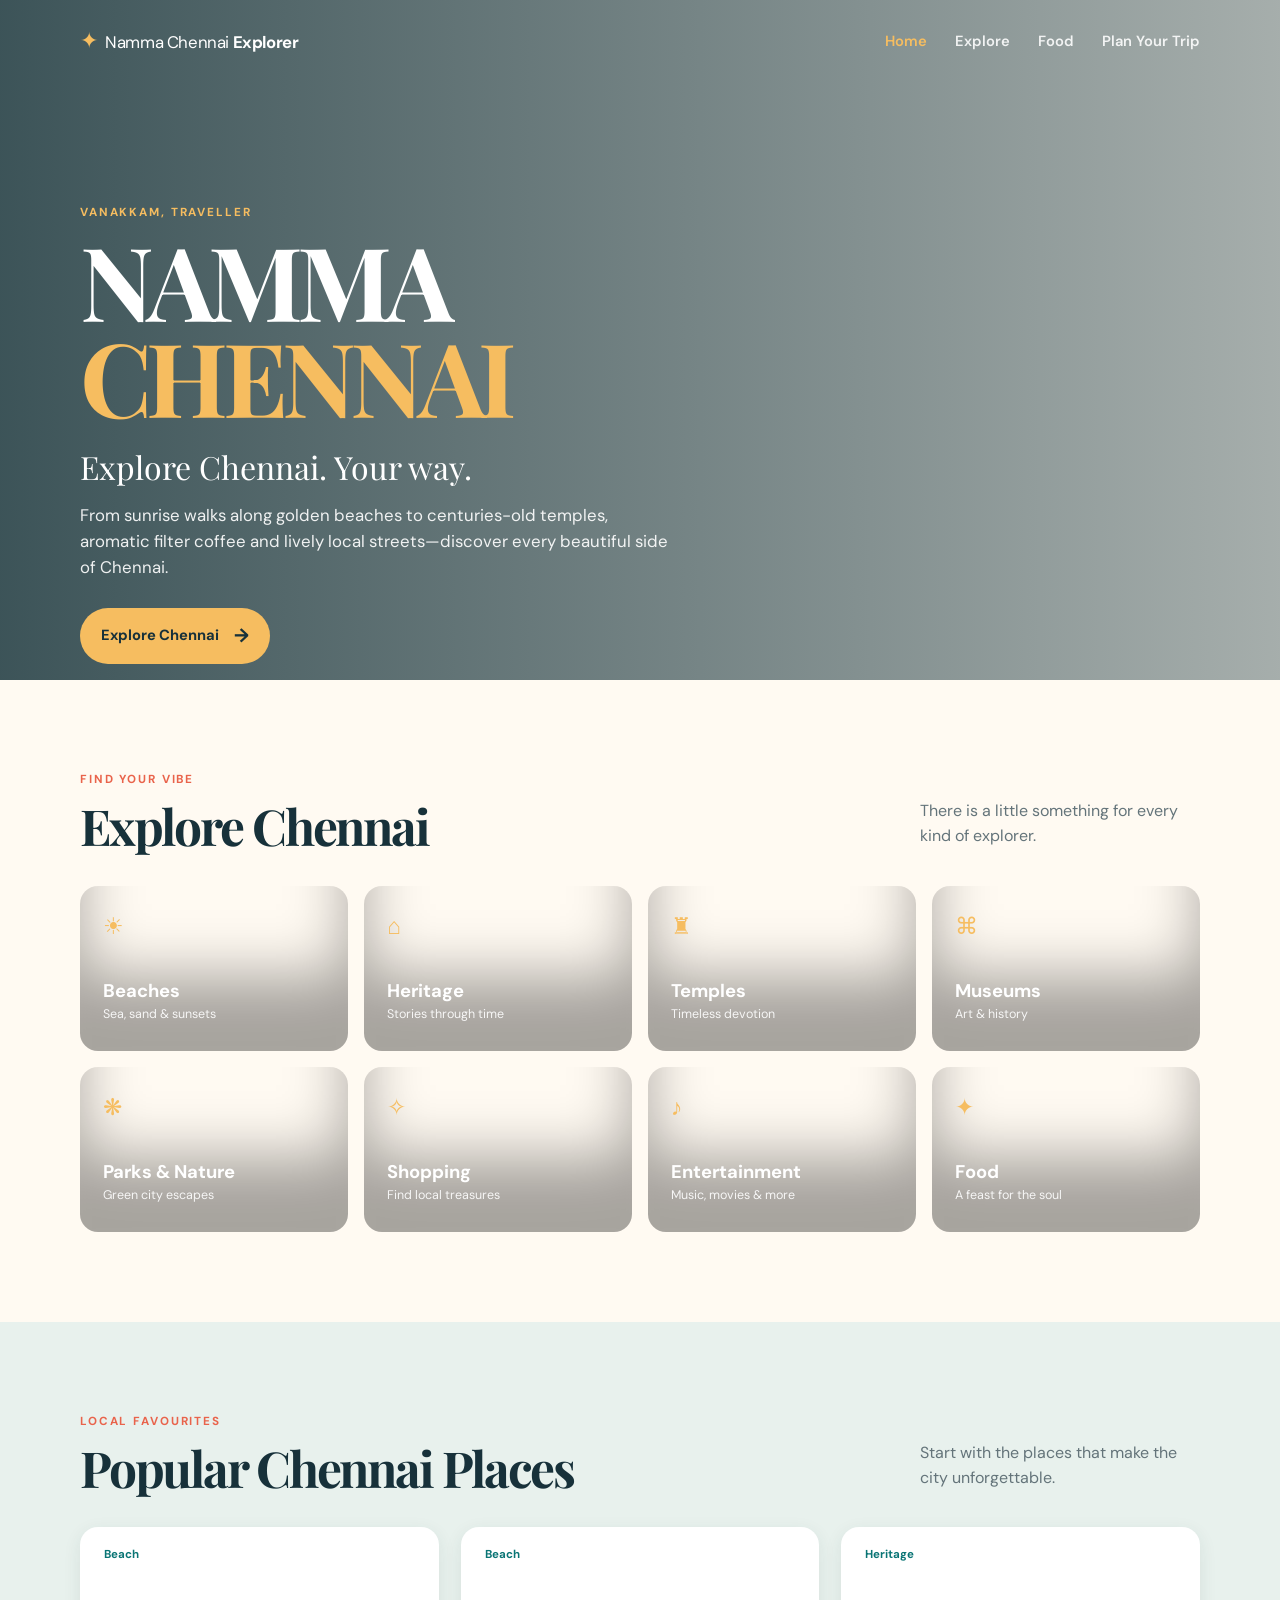
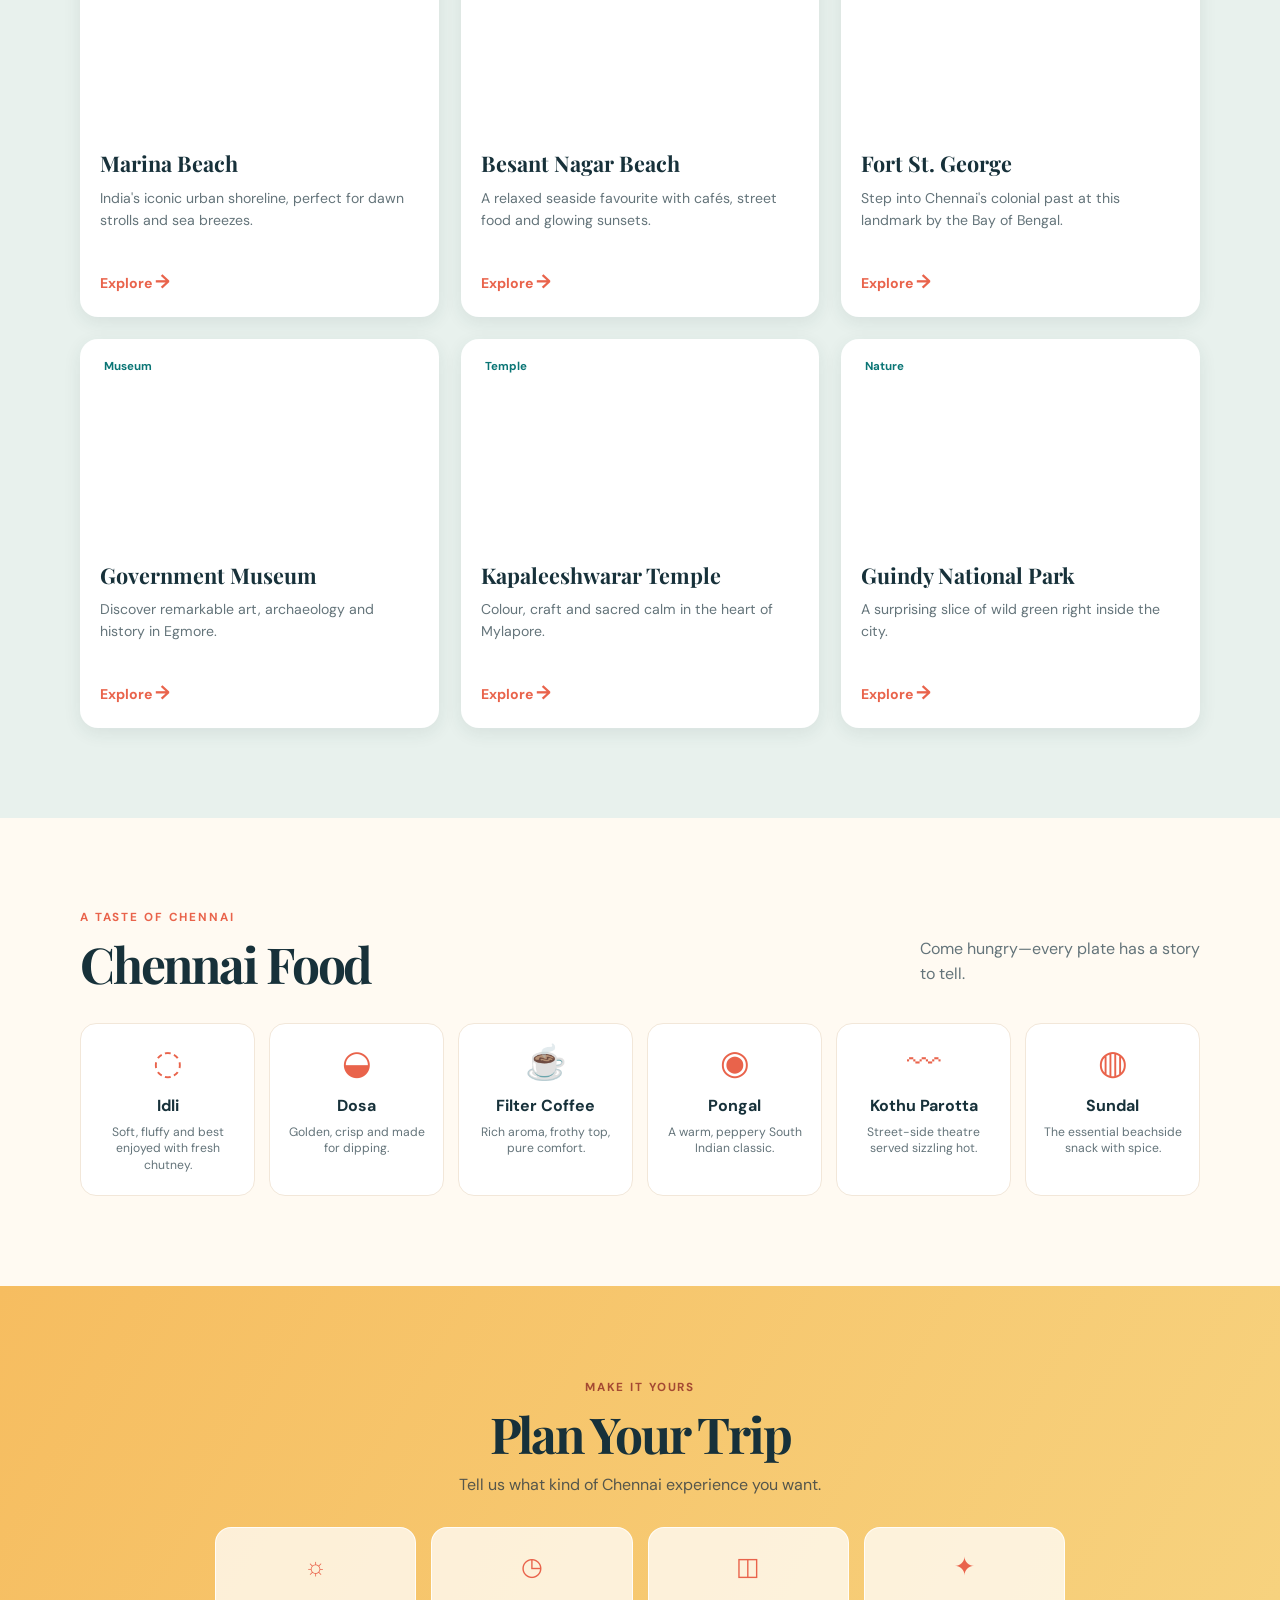
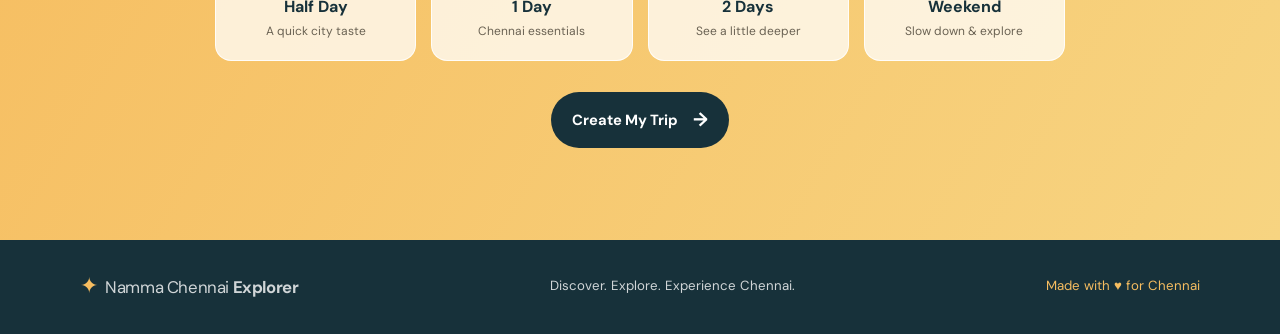
<file: index.html>
<!DOCTYPE html>
<html lang="en">
<head>
  <meta charset="UTF-8">
  <meta name="viewport" content="width=device-width, initial-scale=1.0">
  <meta name="description" content="Namma Chennai Explorer - discover the beaches, heritage, food and culture of Chennai.">
  <title>Namma Chennai Explorer</title>
  <link rel="preconnect" href="https://fonts.googleapis.com">
  <link rel="preconnect" href="https://fonts.gstatic.com" crossorigin>
  <link href="https://fonts.googleapis.com/css2?family=DM+Sans:wght@400;500;600;700&family=Playfair+Display:wght@600;700&display=swap" rel="stylesheet">
  <link rel="stylesheet" href="style.css">
</head>
<body>
  <header class="hero" id="home">
    <nav class="navbar container" aria-label="Main navigation">
      <a class="brand" href="#home"><span class="brand-mark">✦</span> Namma Chennai <strong>Explorer</strong></a>
      <div class="nav-links">
        <a class="active" href="#home">Home</a>
        <a href="#explore">Explore</a>
        <a href="#food">Food</a>
        <a href="#plan-trip">Plan Your Trip</a>
      </div>
    </nav>

    <div class="hero-content container">
      <p class="eyebrow">VANAKKAM, TRAVELLER</p>
      <h1>NAMMA <span>CHENNAI</span></h1>
      <p class="hero-tagline">Explore Chennai. Your way.</p>
      <p class="hero-copy">From sunrise walks along golden beaches to centuries-old temples, aromatic filter coffee and lively local streets—discover every beautiful side of Chennai.</p>
      <a class="button button-light" href="#explore">Explore Chennai <span>→</span></a>
    </div>
  </header>

  <main>
    <section class="section container" id="explore">
      <div class="section-heading">
        <div>
          <p class="eyebrow">FIND YOUR VIBE</p>
          <h2>Explore Chennai</h2>
        </div>
        <p>There is a little something for every kind of explorer.</p>
      </div>
      <div class="category-grid">
        <a class="category-card beach" href="#places"><span>☀</span><h3>Beaches</h3><p>Sea, sand & sunsets</p></a>
        <a class="category-card heritage" href="#places"><span>⌂</span><h3>Heritage</h3><p>Stories through time</p></a>
        <a class="category-card temple" href="#places"><span>♜</span><h3>Temples</h3><p>Timeless devotion</p></a>
        <a class="category-card museum" href="#places"><span>⌘</span><h3>Museums</h3><p>Art & history</p></a>
        <a class="category-card nature" href="#places"><span>❋</span><h3>Parks & Nature</h3><p>Green city escapes</p></a>
        <a class="category-card shopping" href="#places"><span>✧</span><h3>Shopping</h3><p>Find local treasures</p></a>
        <a class="category-card entertainment" href="#places"><span>♪</span><h3>Entertainment</h3><p>Music, movies & more</p></a>
        <a class="category-card food-category" href="#food"><span>✦</span><h3>Food</h3><p>A feast for the soul</p></a>
      </div>
    </section>

    <section class="section places-section" id="places">
      <div class="container">
        <div class="section-heading">
          <div>
            <p class="eyebrow">LOCAL FAVOURITES</p>
            <h2>Popular Chennai Places</h2>
          </div>
          <p>Start with the places that make the city unforgettable.</p>
        </div>
        <div class="place-grid">
          <article class="place-card"><div class="place-image marina"><span>Beach</span></div><div class="place-info"><h3>Marina Beach</h3><p>India's iconic urban shoreline, perfect for dawn strolls and sea breezes.</p><a href="#plan-trip" class="text-link">Explore <span>→</span></a></div></article>
          <article class="place-card"><div class="place-image besant"><span>Beach</span></div><div class="place-info"><h3>Besant Nagar Beach</h3><p>A relaxed seaside favourite with cafés, street food and glowing sunsets.</p><a href="#plan-trip" class="text-link">Explore <span>→</span></a></div></article>
          <article class="place-card"><div class="place-image fort"><span>Heritage</span></div><div class="place-info"><h3>Fort St. George</h3><p>Step into Chennai's colonial past at this landmark by the Bay of Bengal.</p><a href="#plan-trip" class="text-link">Explore <span>→</span></a></div></article>
          <article class="place-card"><div class="place-image museum-place"><span>Museum</span></div><div class="place-info"><h3>Government Museum</h3><p>Discover remarkable art, archaeology and history in Egmore.</p><a href="#plan-trip" class="text-link">Explore <span>→</span></a></div></article>
          <article class="place-card"><div class="place-image kapaleeshwarar"><span>Temple</span></div><div class="place-info"><h3>Kapaleeshwarar Temple</h3><p>Colour, craft and sacred calm in the heart of Mylapore.</p><a href="#plan-trip" class="text-link">Explore <span>→</span></a></div></article>
          <article class="place-card"><div class="place-image guindy"><span>Nature</span></div><div class="place-info"><h3>Guindy National Park</h3><p>A surprising slice of wild green right inside the city.</p><a href="#plan-trip" class="text-link">Explore <span>→</span></a></div></article>
        </div>
      </div>
    </section>

    <section class="section container" id="food">
      <div class="section-heading">
        <div><p class="eyebrow">A TASTE OF CHENNAI</p><h2>Chennai Food</h2></div>
        <p>Come hungry—every plate has a story to tell.</p>
      </div>
      <div class="food-grid">
        <article class="food-card"><span>◌</span><h3>Idli</h3><p>Soft, fluffy and best enjoyed with fresh chutney.</p></article>
        <article class="food-card"><span>◒</span><h3>Dosa</h3><p>Golden, crisp and made for dipping.</p></article>
        <article class="food-card"><span>☕</span><h3>Filter Coffee</h3><p>Rich aroma, frothy top, pure comfort.</p></article>
        <article class="food-card"><span>◉</span><h3>Pongal</h3><p>A warm, peppery South Indian classic.</p></article>
        <article class="food-card"><span>〰</span><h3>Kothu Parotta</h3><p>Street-side theatre served sizzling hot.</p></article>
        <article class="food-card"><span>◍</span><h3>Sundal</h3><p>The essential beachside snack with spice.</p></article>
      </div>
    </section>

    <section class="trip-section" id="plan-trip">
      <div class="container trip-content">
        <p class="eyebrow">MAKE IT YOURS</p>
        <h2>Plan Your Trip</h2>
        <p>Tell us what kind of Chennai experience you want.</p>
        <div class="trip-options">
          <div class="trip-option"><span>☼</span><strong>Half Day</strong><small>A quick city taste</small></div>
          <div class="trip-option"><span>◷</span><strong>1 Day</strong><small>Chennai essentials</small></div>
          <div class="trip-option"><span>◫</span><strong>2 Days</strong><small>See a little deeper</small></div>
          <div class="trip-option"><span>✦</span><strong>Weekend</strong><small>Slow down & explore</small></div>
        </div>
        <a class="button button-dark" href="#home">Create My Trip <span>→</span></a>
      </div>
    </section>
  </main>

  <footer>
    <div class="container footer-content"><a class="brand" href="#home"><span class="brand-mark">✦</span> Namma Chennai <strong>Explorer</strong></a><p>Discover. Explore. Experience Chennai.</p><p class="footer-note">Made with ♥ for Chennai</p></div>
  </footer>
</body>
</html>
</file>
<file: style.css>
:root { --ink:#17313a; --teal:#0a7575; --coral:#e9634b; --gold:#f6bd60; --cream:#fffaf2; --muted:#64747a; --white:#fff; }
* { box-sizing:border-box; }
html { scroll-behavior:smooth; }
body { margin:0; color:var(--ink); background:var(--cream); font-family:"DM Sans",Arial,sans-serif; line-height:1.55; }
.container { width:min(1120px, calc(100% - 40px)); margin-inline:auto; }
.hero { min-height:680px; color:var(--white); background:linear-gradient(90deg,rgba(8,39,47,.79),rgba(8,39,47,.36)),url("https://images.unsplash.com/photo-1625842268584-8f3296236761?auto=format&fit=crop&w=1800&q=85") center/cover; }
.navbar { display:flex; justify-content:space-between; align-items:center; padding:25px 0; }
.brand { color:inherit; text-decoration:none; font-size:1.05rem; letter-spacing:-.4px; white-space:nowrap; }.brand strong { font-weight:700; }.brand-mark { color:var(--gold); font-size:1.35rem; margin-right:4px; }
.nav-links { display:flex; gap:28px; }.nav-links a { color:rgba(255,255,255,.88); text-decoration:none; font-size:.92rem; font-weight:600; }.nav-links a:hover,.nav-links .active { color:var(--gold); }
.hero-content { padding-top:120px; max-width:1120px; }.eyebrow { color:var(--coral); font-size:.73rem; font-weight:700; letter-spacing:.16em; margin:0 0 10px; }.hero .eyebrow { color:var(--gold); }
h1,h2,h3,p { margin-top:0; } h1,h2 { font-family:"Playfair Display",Georgia,serif; } h1 { font-size:clamp(3.2rem,8vw,6.4rem); line-height:.94; letter-spacing:-.055em; margin:0; } h1 span { color:var(--gold); display:block; }.hero-tagline { font-family:"Playfair Display",Georgia,serif; font-size:clamp(1.45rem,3vw,2rem); margin:18px 0 10px; }.hero-copy { max-width:590px; color:rgba(255,255,255,.91); font-size:1.05rem; margin-bottom:28px; }
.button { display:inline-flex; align-items:center; gap:15px; padding:13px 21px; border-radius:999px; font-size:.92rem; font-weight:700; text-decoration:none; transition:transform .2s,box-shadow .2s; }.button span,.text-link span { font-size:1.2rem; }.button:hover { transform:translateY(-3px); box-shadow:0 10px 22px rgba(0,0,0,.18); }.button-light { background:var(--gold); color:var(--ink); }.button-dark { background:var(--ink); color:var(--white); }
.section { padding:90px 0; }.section-heading { display:flex; justify-content:space-between; gap:30px; align-items:end; margin-bottom:33px; }.section-heading h2,.trip-section h2 { font-size:clamp(2.05rem,4vw,3.1rem); line-height:1.1; margin:0; letter-spacing:-.045em; }.section-heading > p { color:var(--muted); max-width:280px; margin:0 0 4px; }
.category-grid { display:grid; grid-template-columns:repeat(4,1fr); gap:16px; }.category-card { min-height:165px; padding:23px; color:var(--white); text-decoration:none; border-radius:18px; box-shadow:inset 0 -75px 60px rgba(0,0,0,.35); transition:transform .22s,box-shadow .22s; background-position:center; background-size:cover; }.category-card:hover { transform:translateY(-6px); box-shadow:inset 0 -75px 60px rgba(0,0,0,.45),0 12px 20px rgba(26,55,57,.18); }.category-card span { font-size:1.45rem; color:var(--gold); }.category-card h3 { margin:32px 0 0; font-size:1.15rem; }.category-card p { margin:0; font-size:.78rem; opacity:.9; }.beach{background-image:url('https://images.unsplash.com/photo-1473116763249-2faaef81ccda?auto=format&fit=crop&w=650&q=80')}.heritage{background-image:url('https://images.unsplash.com/photo-1524492412937-b28074a5d7da?auto=format&fit=crop&w=650&q=80')}.temple{background-image:url('https://images.unsplash.com/photo-1608037521277-154cd1b89191?auto=format&fit=crop&w=650&q=80')}.museum{background-image:url('https://images.unsplash.com/photo-1564399579883-451a5d44ec08?auto=format&fit=crop&w=650&q=80')}.nature{background-image:url('https://images.unsplash.com/photo-1441974231531-c6227db76b6e?auto=format&fit=crop&w=650&q=80')}.shopping{background-image:url('https://images.unsplash.com/photo-1555529669-e69e7aa0ba9a?auto=format&fit=crop&w=650&q=80')}.entertainment{background-image:url('https://images.unsplash.com/photo-1516280440614-37939bbacd81?auto=format&fit=crop&w=650&q=80')}.food-category{background-image:url('https://images.unsplash.com/photo-1585937421612-70a008356fbe?auto=format&fit=crop&w=650&q=80')}
.places-section { background:#e8f1ed; }.place-grid { display:grid; grid-template-columns:repeat(3,1fr); gap:22px; }.place-card { background:var(--white); border-radius:18px; overflow:hidden; box-shadow:0 5px 18px rgba(30,71,67,.09); transition:transform .22s,box-shadow .22s; }.place-card:hover { transform:translateY(-6px); box-shadow:0 14px 28px rgba(30,71,67,.16); }.place-image { height:200px; background-position:center; background-size:cover; padding:14px; }.place-image span { display:inline-block; padding:4px 10px; background:rgba(255,255,255,.9); border-radius:999px; color:var(--teal); font-size:.72rem; font-weight:700; }.marina{background-image:url('https://images.unsplash.com/photo-1507525428034-b723cf961d3e?auto=format&fit=crop&w=800&q=80')}.besant{background-image:url('https://images.unsplash.com/photo-1494526585095-c41746248156?auto=format&fit=crop&w=800&q=80')}.fort{background-image:url('https://images.unsplash.com/photo-1539650116574-75c0c6d73f6e?auto=format&fit=crop&w=800&q=80')}.museum-place{background-image:url('https://images.unsplash.com/photo-1561214115-f2f134cc4912?auto=format&fit=crop&w=800&q=80')}.kapaleeshwarar{background-image:url('https://images.unsplash.com/photo-1514222134-b57cbb8ce073?auto=format&fit=crop&w=800&q=80')}.guindy{background-image:url('https://images.unsplash.com/photo-1549366021-9f761d450615?auto=format&fit=crop&w=800&q=80')}.place-info { padding:20px; }.place-info h3 { font-family:"Playfair Display",Georgia,serif; font-size:1.35rem; margin-bottom:7px; }.place-info p { color:var(--muted); font-size:.88rem; min-height:65px; margin-bottom:14px; }.text-link { color:var(--coral); font-weight:700; font-size:.88rem; text-decoration:none; }.text-link:hover { color:var(--teal); }
.food-grid { display:grid; grid-template-columns:repeat(6,1fr); gap:14px; }.food-card { padding:22px 13px; text-align:center; background:#fff; border:1px solid #f2e7d9; border-radius:16px; transition:transform .2s,background .2s; }.food-card:hover { background:#fff1d6; transform:translateY(-5px); }.food-card span { display:block; color:var(--coral); font-size:2.1rem; line-height:1; margin-bottom:14px; }.food-card h3 { font-size:1rem; margin-bottom:5px; }.food-card p { color:var(--muted); font-size:.76rem; line-height:1.35; margin:0; }
.trip-section { text-align:center; padding:92px 0; background:linear-gradient(120deg,#f6bd60,#f7d481); }.trip-content > p:not(.eyebrow) { margin:12px auto 30px; color:#55564b; }.trip-section .eyebrow { color:#a44932; }.trip-options { display:grid; grid-template-columns:repeat(4,1fr); gap:15px; max-width:850px; margin:0 auto 31px; }.trip-option { background:rgba(255,255,255,.74); padding:20px 12px; border-radius:16px; border:1px solid rgba(255,255,255,.85); }.trip-option span { display:block; color:var(--coral); font-size:1.55rem; margin-bottom:8px; }.trip-option strong,.trip-option small { display:block; }.trip-option small { color:#6a6253; font-size:.75rem; margin-top:2px; }
footer { padding:30px 0; color:rgba(255,255,255,.8); background:var(--ink); }.footer-content { display:flex; align-items:center; justify-content:space-between; gap:18px; }.footer-content p { margin:0; font-size:.83rem; }.footer-note { color:var(--gold); }
@media (max-width:800px) { .hero { min-height:610px; }.nav-links { gap:15px; }.category-grid { grid-template-columns:repeat(2,1fr); }.place-grid { grid-template-columns:repeat(2,1fr); }.food-grid { grid-template-columns:repeat(3,1fr); }.trip-options { grid-template-columns:repeat(2,1fr); } }
@media (max-width:560px) { .container { width:min(100% - 30px,1120px); }.navbar { align-items:flex-start; gap:16px; }.brand { font-size:.92rem; }.nav-links { flex-wrap:wrap; justify-content:flex-end; gap:6px 13px; }.nav-links a { font-size:.78rem; }.hero-content { padding-top:100px; }.section { padding:65px 0; }.section-heading { display:block; }.section-heading > p { margin-top:12px; }.place-grid { grid-template-columns:1fr; }.place-image { height:210px; }.place-info p { min-height:0; }.footer-content { align-items:flex-start; flex-direction:column; gap:8px; } }
</file>
